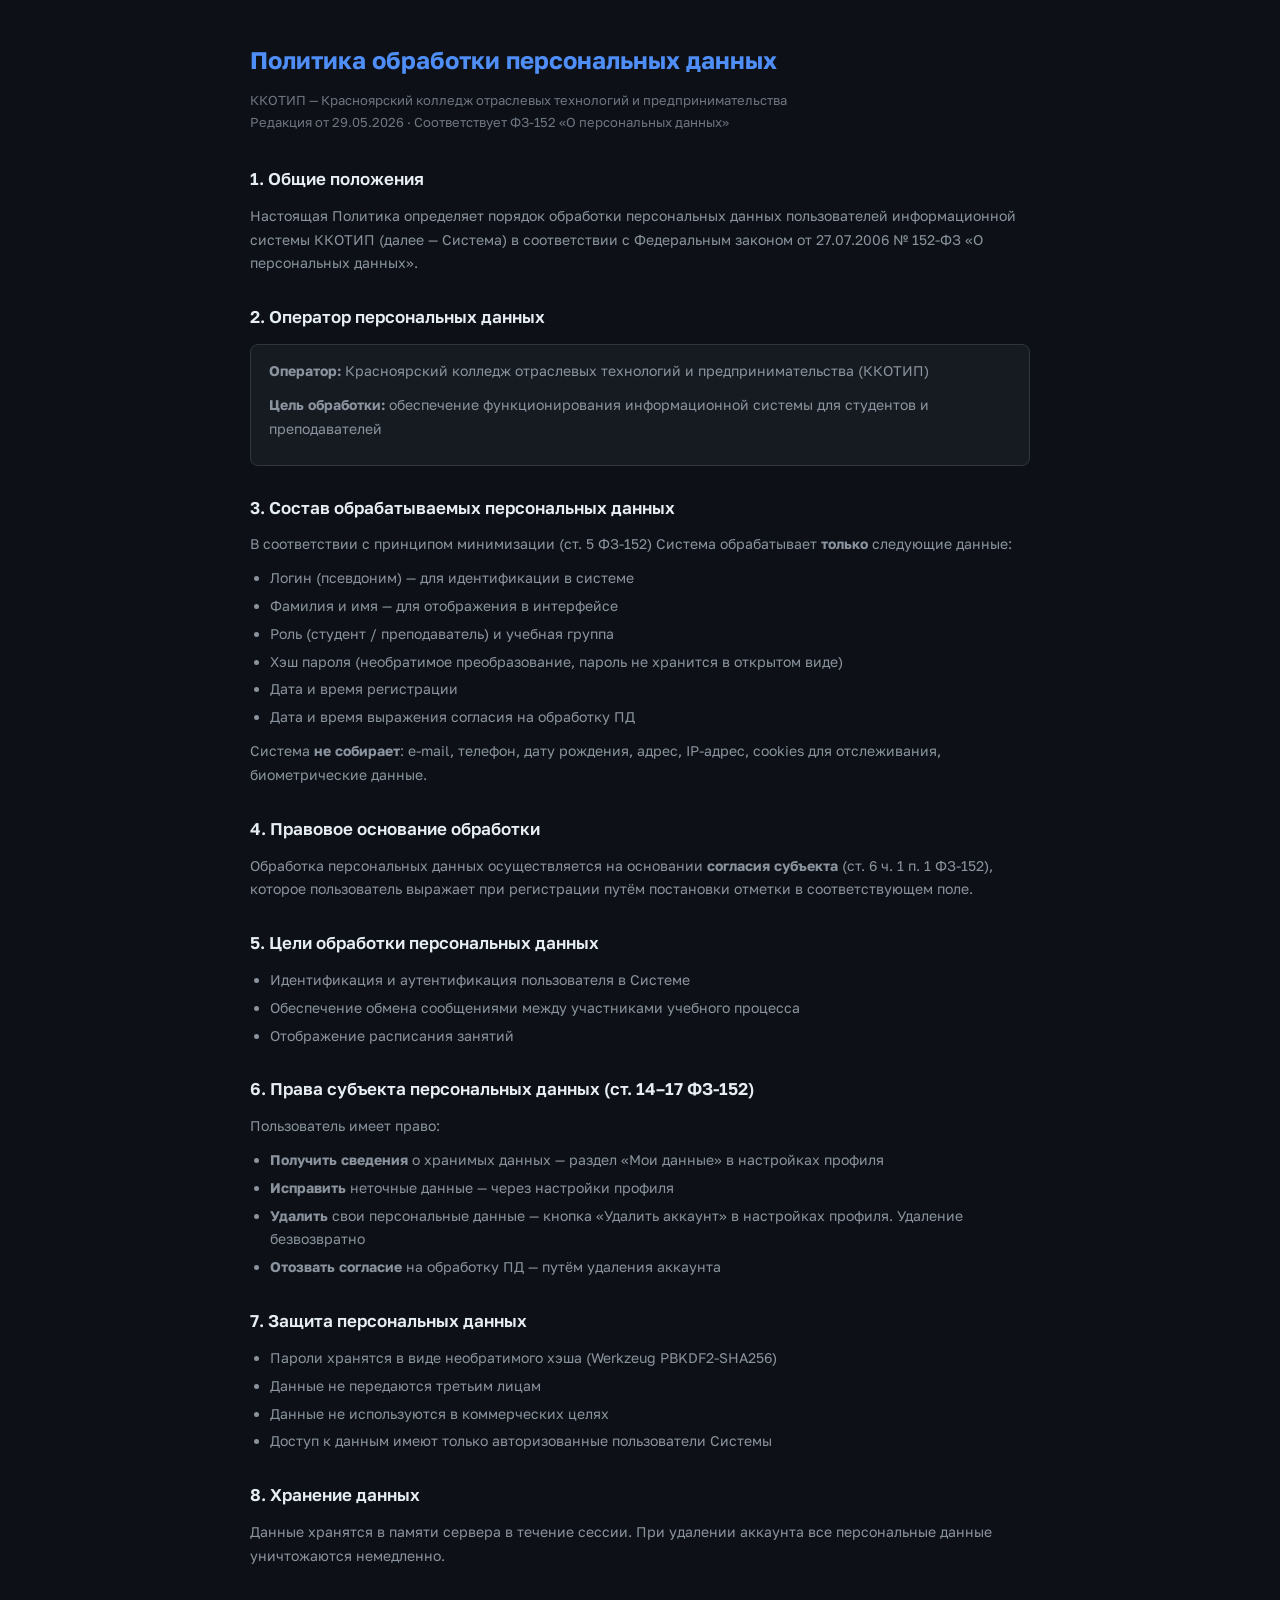
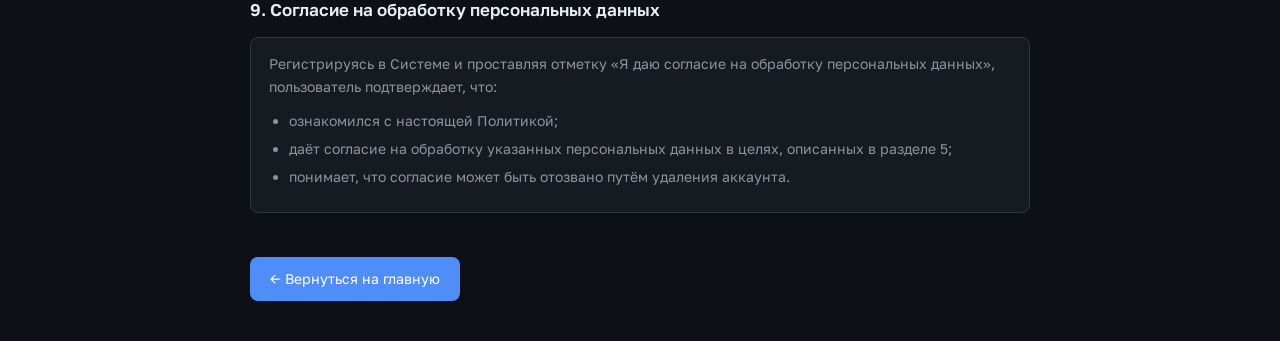
<file: templates/privacy.html>
<!DOCTYPE html>
<html lang="ru">
<head>
<meta charset="UTF-8"/>
<meta name="viewport" content="width=device-width, initial-scale=1.0"/>
<title>Политика обработки персональных данных — ККОТИП</title>
<link href="https://fonts.googleapis.com/css2?family=Golos+Text:wght@400;500;600&display=swap" rel="stylesheet"/>
<style>
:root{--bg:#0D1117;--bg2:#161B22;--border:#30363D;--accent:#4F8EF7;--text:#E6EDF3;--text2:#8B949E;--text3:#6E7681}
*{box-sizing:border-box;margin:0;padding:0}
body{font-family:'Golos Text',sans-serif;background:var(--bg);color:var(--text);line-height:1.7;padding:40px 20px}
.wrap{max-width:780px;margin:0 auto}
h1{font-size:24px;font-weight:700;margin-bottom:8px;color:var(--accent)}
.meta{font-size:13px;color:var(--text3);margin-bottom:32px}
h2{font-size:17px;font-weight:600;margin:28px 0 10px;color:var(--text)}
p{font-size:14px;color:var(--text2);margin-bottom:10px}
ul{padding-left:20px;margin-bottom:10px}
li{font-size:14px;color:var(--text2);margin-bottom:4px}
.back{display:inline-block;margin-top:32px;padding:10px 20px;background:var(--accent);color:#fff;border-radius:8px;text-decoration:none;font-size:14px}
.highlight{background:var(--bg2);border:1px solid var(--border);border-radius:8px;padding:14px 18px;margin:12px 0}
</style>
</head>
<body>
<div class="wrap">
  <h1>Политика обработки персональных данных</h1>
  <div class="meta">ККОТИП — Красноярский колледж отраслевых технологий и предпринимательства<br>
  Редакция от 29.05.2026 · Соответствует ФЗ-152 «О персональных данных»</div>

  <h2>1. Общие положения</h2>
  <p>Настоящая Политика определяет порядок обработки персональных данных пользователей информационной системы ККОТИП (далее — Система) в соответствии с Федеральным законом от 27.07.2006 № 152-ФЗ «О персональных данных».</p>

  <h2>2. Оператор персональных данных</h2>
  <div class="highlight">
    <p><strong>Оператор:</strong> Красноярский колледж отраслевых технологий и предпринимательства (ККОТИП)</p>
    <p><strong>Цель обработки:</strong> обеспечение функционирования информационной системы для студентов и преподавателей</p>
  </div>

  <h2>3. Состав обрабатываемых персональных данных</h2>
  <p>В соответствии с принципом минимизации (ст. 5 ФЗ-152) Система обрабатывает <strong>только</strong> следующие данные:</p>
  <ul>
    <li>Логин (псевдоним) — для идентификации в системе</li>
    <li>Фамилия и имя — для отображения в интерфейсе</li>
    <li>Роль (студент / преподаватель) и учебная группа</li>
    <li>Хэш пароля (необратимое преобразование, пароль не хранится в открытом виде)</li>
    <li>Дата и время регистрации</li>
    <li>Дата и время выражения согласия на обработку ПД</li>
  </ul>
  <p>Система <strong>не собирает</strong>: e-mail, телефон, дату рождения, адрес, IP-адрес, cookies для отслеживания, биометрические данные.</p>

  <h2>4. Правовое основание обработки</h2>
  <p>Обработка персональных данных осуществляется на основании <strong>согласия субъекта</strong> (ст. 6 ч. 1 п. 1 ФЗ-152), которое пользователь выражает при регистрации путём постановки отметки в соответствующем поле.</p>

  <h2>5. Цели обработки персональных данных</h2>
  <ul>
    <li>Идентификация и аутентификация пользователя в Системе</li>
    <li>Обеспечение обмена сообщениями между участниками учебного процесса</li>
    <li>Отображение расписания занятий</li>
  </ul>

  <h2>6. Права субъекта персональных данных (ст. 14–17 ФЗ-152)</h2>
  <p>Пользователь имеет право:</p>
  <ul>
    <li><strong>Получить сведения</strong> о хранимых данных — раздел «Мои данные» в настройках профиля</li>
    <li><strong>Исправить</strong> неточные данные — через настройки профиля</li>
    <li><strong>Удалить</strong> свои персональные данные — кнопка «Удалить аккаунт» в настройках профиля. Удаление безвозвратно</li>
    <li><strong>Отозвать согласие</strong> на обработку ПД — путём удаления аккаунта</li>
  </ul>

  <h2>7. Защита персональных данных</h2>
  <ul>
    <li>Пароли хранятся в виде необратимого хэша (Werkzeug PBKDF2-SHA256)</li>
    <li>Данные не передаются третьим лицам</li>
    <li>Данные не используются в коммерческих целях</li>
    <li>Доступ к данным имеют только авторизованные пользователи Системы</li>
  </ul>

  <h2>8. Хранение данных</h2>
  <p>Данные хранятся в памяти сервера в течение сессии. При удалении аккаунта все персональные данные уничтожаются немедленно.</p>

  <h2>9. Согласие на обработку персональных данных</h2>
  <div class="highlight">
    <p>Регистрируясь в Системе и проставляя отметку «Я даю согласие на обработку персональных данных», пользователь подтверждает, что:</p>
    <ul>
      <li>ознакомился с настоящей Политикой;</li>
      <li>даёт согласие на обработку указанных персональных данных в целях, описанных в разделе 5;</li>
      <li>понимает, что согласие может быть отозвано путём удаления аккаунта.</li>
    </ul>
  </div>

  <a href="/" class="back">← Вернуться на главную</a>
</div>
</body>
</html>
</file>
